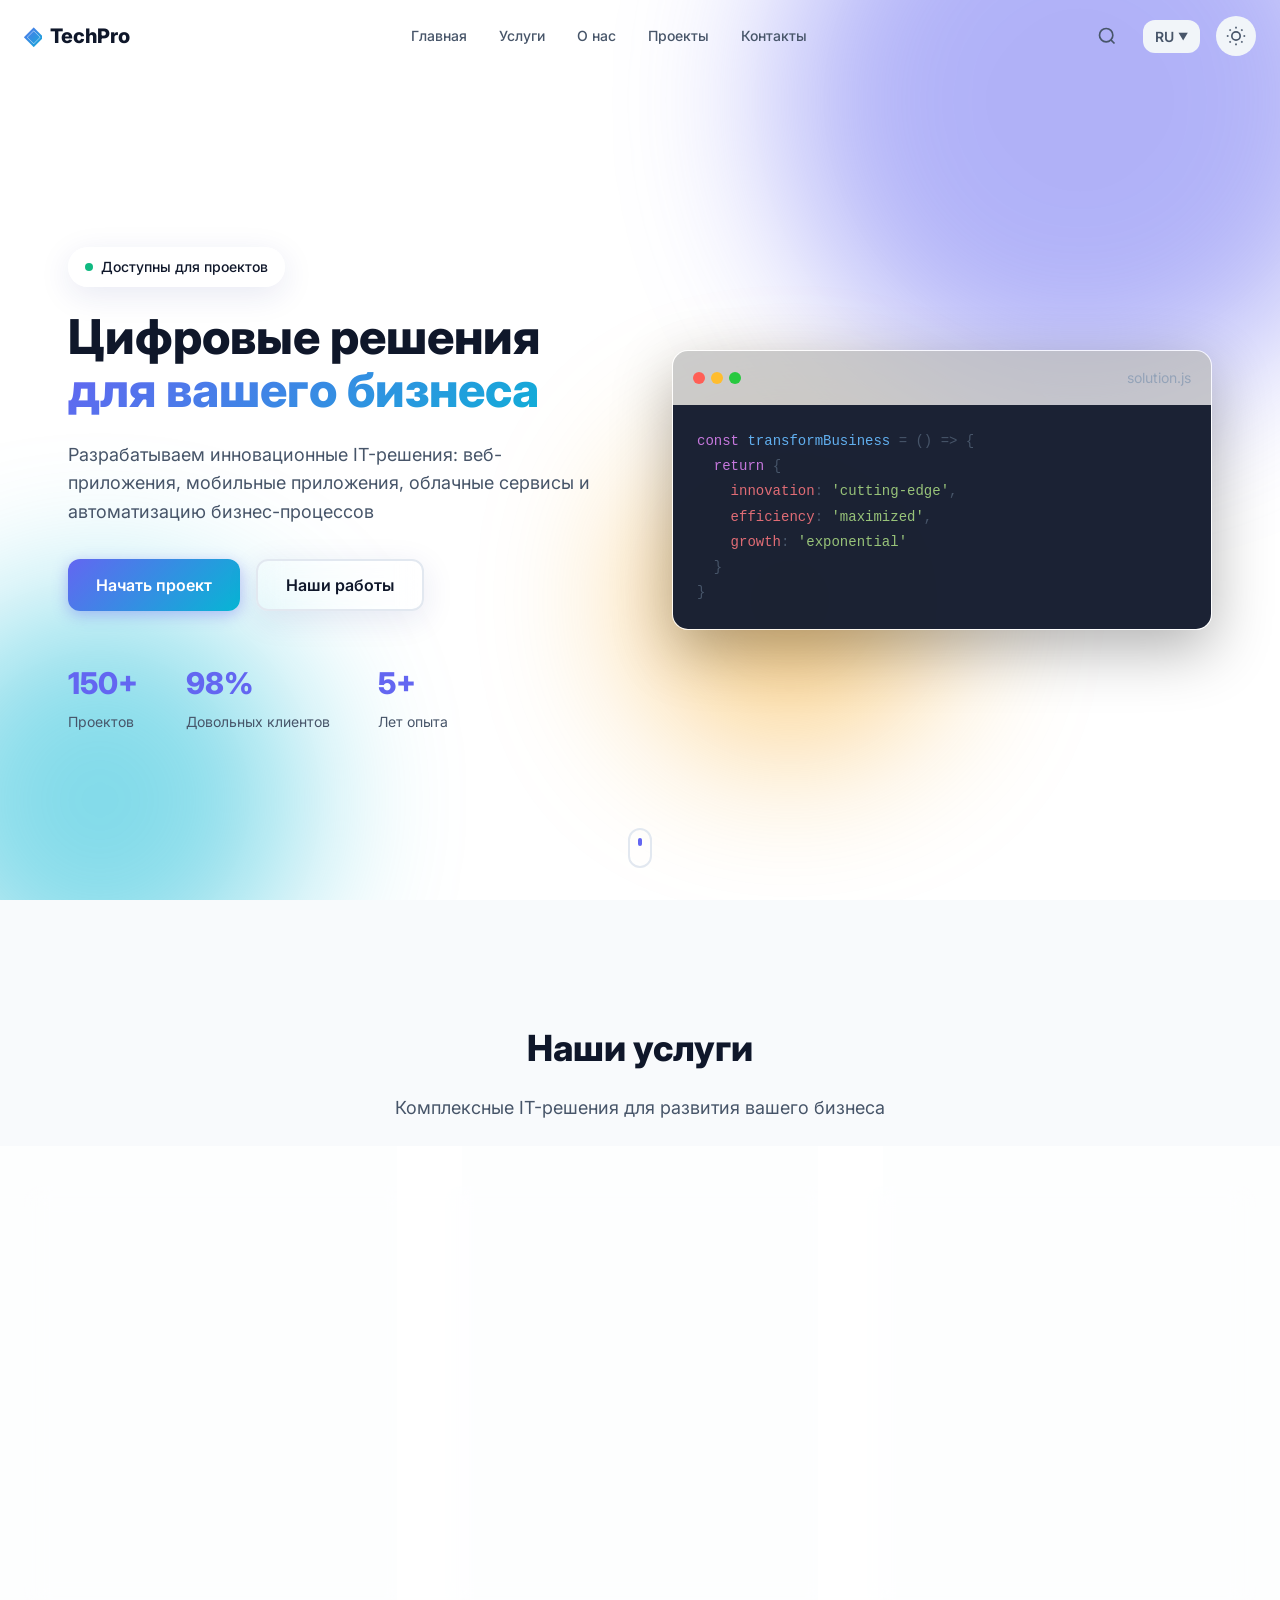
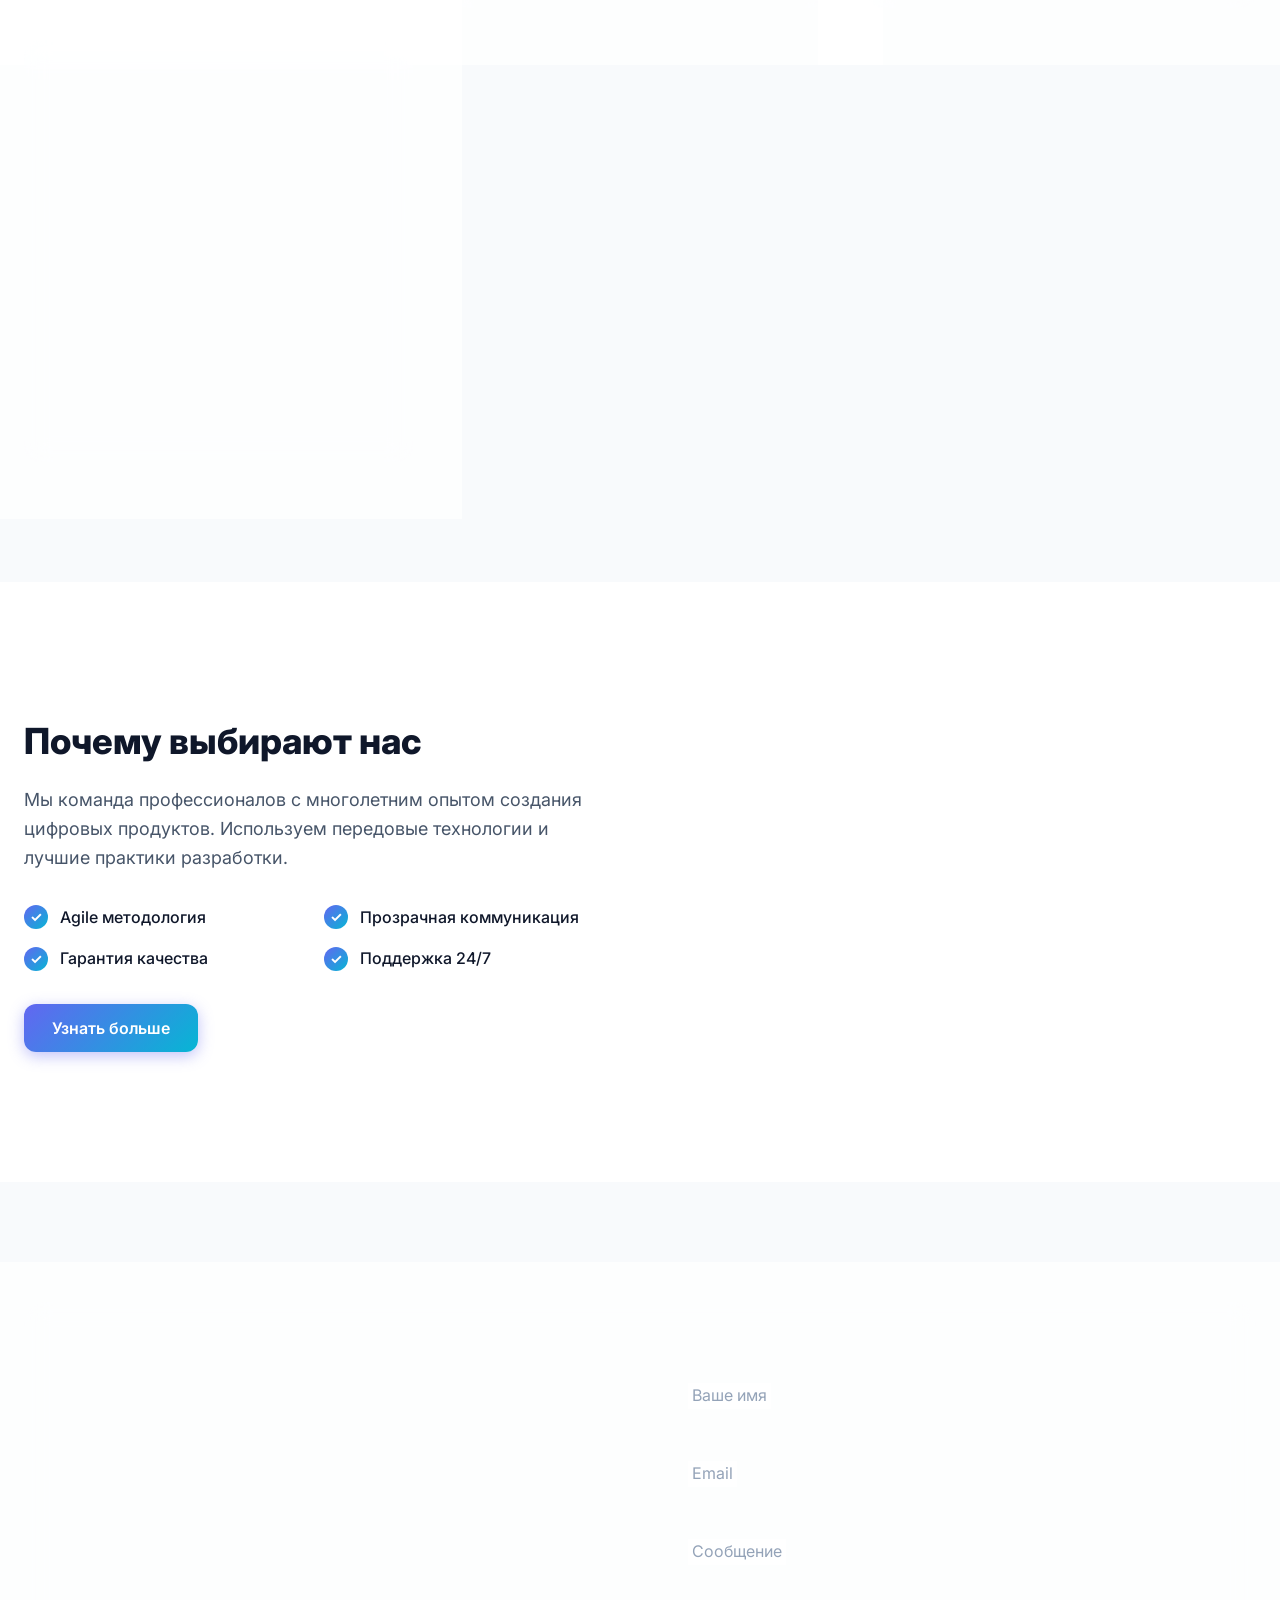
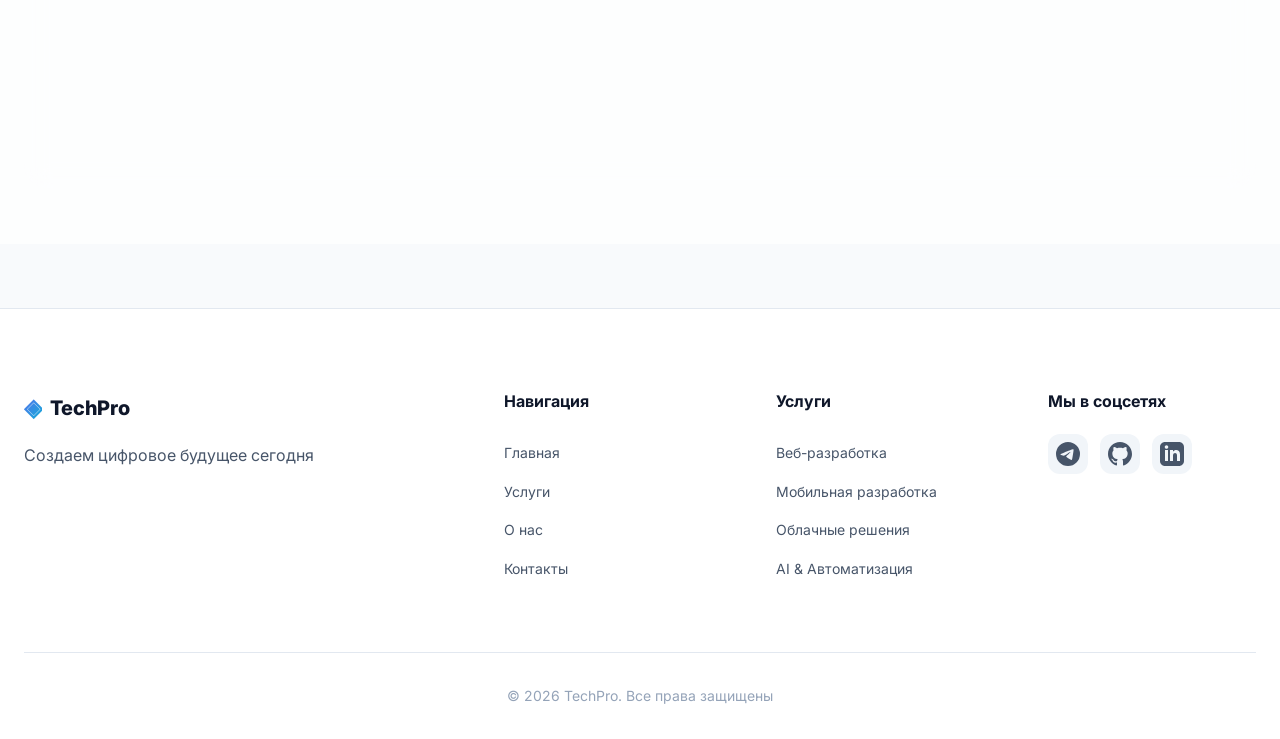
<file: it/index.html>
<!DOCTYPE html>
<html lang="ru">

<head>
    <meta charset="UTF-8">
    <meta name="viewport" content="width=device-width, initial-scale=1.0">
    <title>TechPro - IT Solutions & Digital Services</title>
    <link rel="stylesheet" href="styles.css">
    <link rel="preconnect" href="https://fonts.googleapis.com">
    <link rel="preconnect" href="https://fonts.gstatic.com" crossorigin>
    <link href="https://fonts.googleapis.com/css2?family=Inter:wght@300;400;500;600;700;800&display=swap"
        rel="stylesheet">
</head>

<body>
    <!-- Header -->
    <header class="header" id="header">
        <div class="header__container">
            <div class="header__logo">
                <span class="logo__icon">◈</span>
                <span class="logo__text">TechPro</span>
            </div>

            <nav class="header__nav" id="nav">
                <a href="#home" class="nav__link" data-i18n="nav_home">Главная</a>
                <a href="#services" class="nav__link" data-i18n="nav_services">Услуги</a>
                <a href="#about" class="nav__link" data-i18n="nav_about">О нас</a>
                <a href="#projects" class="nav__link" data-i18n="nav_projects">Проекты</a>
                <a href="#contact" class="nav__link" data-i18n="nav_contact">Контакты</a>
            </nav>

            <div class="header__actions">
                <div class="search-box" id="searchBox">
                    <input type="text" class="search__input" placeholder="Поиск..." id="searchInput">
                    <button class="search__btn" id="searchBtn">
                        <svg width="20" height="20" viewBox="0 0 24 24" fill="none" stroke="currentColor"
                            stroke-width="2">
                            <circle cx="11" cy="11" r="8"></circle>
                            <path d="m21 21-4.35-4.35"></path>
                        </svg>
                    </button>
                </div>

                <button class="lang-switch" id="langSwitch">
                    <span class="lang__current">RU</span>
                    <span class="lang__arrow">▼</span>
                </button>

                <button class="theme-toggle" id="themeToggle">
                    <svg class="icon--sun" width="20" height="20" viewBox="0 0 24 24" fill="none" stroke="currentColor"
                        stroke-width="2">
                        <circle cx="12" cy="12" r="5"></circle>
                        <line x1="12" y1="1" x2="12" y2="3"></line>
                        <line x1="12" y1="21" x2="12" y2="23"></line>
                        <line x1="4.22" y1="4.22" x2="5.64" y2="5.64"></line>
                        <line x1="18.36" y1="18.36" x2="19.78" y2="19.78"></line>
                        <line x1="1" y1="12" x2="3" y2="12"></line>
                        <line x1="21" y1="12" x2="23" y2="12"></line>
                        <line x1="4.22" y1="19.78" x2="5.64" y2="18.36"></line>
                        <line x1="18.36" y1="5.64" x2="19.78" y2="4.22"></line>
                    </svg>
                    <svg class="icon--moon" width="20" height="20" viewBox="0 0 24 24" fill="none" stroke="currentColor"
                        stroke-width="2">
                        <path d="M21 12.79A9 9 0 1 1 11.21 3 7 7 0 0 0 21 12.79z"></path>
                    </svg>
                </button>

                <button class="mobile-menu-btn" id="mobileMenuBtn">
                    <span></span>
                    <span></span>
                    <span></span>
                </button>
            </div>
        </div>
    </header>

    <!-- Hero Section -->
    <section class="hero" id="home">
        <div class="hero__bg">
            <div class="hero__gradient hero__gradient--1"></div>
            <div class="hero__gradient hero__gradient--2"></div>
            <div class="hero__gradient hero__gradient--3"></div>
        </div>

        <div class="hero__container">
            <div class="hero__content">
                <div class="hero__badge glass">
                    <span class="badge__dot"></span>
                    <span data-i18n="hero_badge">Доступны для проектов</span>
                </div>

                <h1 class="hero__title">
                    <span data-i18n="hero_title_1">Цифровые решения</span>
                    <span class="title__highlight" data-i18n="hero_title_2">для вашего бизнеса</span>
                </h1>

                <p class="hero__subtitle" data-i18n="hero_subtitle">
                    Разрабатываем инновационные IT-решения: веб-приложения, мобильные приложения, облачные сервисы и
                    автоматизацию бизнес-процессов
                </p>

                <div class="hero__actions">
                    <button class="btn btn--primary" data-i18n="hero_cta_primary">
                        Начать проект
                        <svg width="20" height="20" viewBox="0 0 24 24" fill="none" stroke="currentColor"
                            stroke-width="2">
                            <line x1="5" y1="12" x2="19" y2="12"></line>
                            <polyline points="12 5 19 12 12 19"></polyline>
                        </svg>
                    </button>
                    <button class="btn btn--secondary glass" data-i18n="hero_cta_secondary">
                        Наши работы
                    </button>
                </div>

                <div class="hero__stats">
                    <div class="stat">
                        <div class="stat__value">150+</div>
                        <div class="stat__label" data-i18n="stat_projects">Проектов</div>
                    </div>
                    <div class="stat">
                        <div class="stat__value">98%</div>
                        <div class="stat__label" data-i18n="stat_satisfaction">Довольных клиентов</div>
                    </div>
                    <div class="stat">
                        <div class="stat__value">5+</div>
                        <div class="stat__label" data-i18n="stat_years">Лет опыта</div>
                    </div>
                </div>
            </div>

            <div class="hero__visual">
                <div class="code-window glass">
                    <div class="code-window__header">
                        <div class="code-window__dots">
                            <span></span>
                            <span></span>
                            <span></span>
                        </div>
                        <div class="code-window__title">solution.js</div>
                    </div>
                    <div class="code-window__content">
                        <pre><code><span class="code--keyword">const</span> <span class="code--function">transformBusiness</span> = () => {
  <span class="code--keyword">return</span> {
    <span class="code--prop">innovation</span>: <span class="code--string">'cutting-edge'</span>,
    <span class="code--prop">efficiency</span>: <span class="code--string">'maximized'</span>,
    <span class="code--prop">growth</span>: <span class="code--string">'exponential'</span>
  }
}</code></pre>
                    </div>
                </div>
            </div>
        </div>

        <div class="hero__scroll">
            <div class="scroll__indicator"></div>
        </div>
    </section>

    <!-- Services Section -->
    <section class="services" id="services">
        <div class="container">
            <div class="section__header">
                <h2 class="section__title" data-i18n="services_title">Наши услуги</h2>
                <p class="section__subtitle" data-i18n="services_subtitle">
                    Комплексные IT-решения для развития вашего бизнеса
                </p>
            </div>

            <div class="services__grid">
                <div class="service-card glass">
                    <div class="service-card__icon">
                        <svg width="40" height="40" viewBox="0 0 24 24" fill="none" stroke="currentColor"
                            stroke-width="2">
                            <polyline points="16 18 22 12 16 6"></polyline>
                            <polyline points="8 6 2 12 8 18"></polyline>
                        </svg>
                    </div>
                    <h3 class="service-card__title" data-i18n="service_1_title">Веб-разработка</h3>
                    <p class="service-card__desc" data-i18n="service_1_desc">
                        Современные веб-приложения на React, Vue, Node.js с адаптивным дизайном
                    </p>
                    <ul class="service-card__list">
                        <li>Single Page Applications</li>
                        <li>E-commerce платформы</li>
                        <li>Корпоративные порталы</li>
                    </ul>
                    <button class="service-card__btn" data-i18n="service_more">Подробнее</button>
                </div>

                <div class="service-card glass">
                    <div class="service-card__icon">
                        <svg width="40" height="40" viewBox="0 0 24 24" fill="none" stroke="currentColor"
                            stroke-width="2">
                            <rect x="5" y="2" width="14" height="20" rx="2" ry="2"></rect>
                            <line x1="12" y1="18" x2="12.01" y2="18"></line>
                        </svg>
                    </div>
                    <h3 class="service-card__title" data-i18n="service_2_title">Мобильная разработка</h3>
                    <p class="service-card__desc" data-i18n="service_2_desc">
                        Нативные и кроссплатформенные приложения для iOS и Android
                    </p>
                    <ul class="service-card__list">
                        <li>iOS (Swift)</li>
                        <li>Android (Kotlin)</li>
                        <li>React Native / Flutter</li>
                    </ul>
                    <button class="service-card__btn" data-i18n="service_more">Подробнее</button>
                </div>

                <div class="service-card glass">
                    <div class="service-card__icon">
                        <svg width="40" height="40" viewBox="0 0 24 24" fill="none" stroke="currentColor"
                            stroke-width="2">
                            <path
                                d="M21 16V8a2 2 0 0 0-1-1.73l-7-4a2 2 0 0 0-2 0l-7 4A2 2 0 0 0 3 8v8a2 2 0 0 0 1 1.73l7 4a2 2 0 0 0 2 0l7-4A2 2 0 0 0 21 16z">
                            </path>
                            <polyline points="3.27 6.96 12 12.01 20.73 6.96"></polyline>
                            <line x1="12" y1="22.08" x2="12" y2="12"></line>
                        </svg>
                    </div>
                    <h3 class="service-card__title" data-i18n="service_3_title">Облачные решения</h3>
                    <p class="service-card__desc" data-i18n="service_3_desc">
                        Миграция и развертывание в AWS, Azure, Google Cloud
                    </p>
                    <ul class="service-card__list">
                        <li>DevOps & CI/CD</li>
                        <li>Микросервисы</li>
                        <li>Serverless архитектуры</li>
                    </ul>
                    <button class="service-card__btn" data-i18n="service_more">Подробнее</button>
                </div>

                <div class="service-card glass">
                    <div class="service-card__icon">
                        <svg width="40" height="40" viewBox="0 0 24 24" fill="none" stroke="currentColor"
                            stroke-width="2">
                            <path
                                d="M12 2v4M12 18v4M4.93 4.93l2.83 2.83M16.24 16.24l2.83 2.83M2 12h4M18 12h4M4.93 19.07l2.83-2.83M16.24 7.76l2.83-2.83">
                            </path>
                        </svg>
                    </div>
                    <h3 class="service-card__title" data-i18n="service_4_title">AI & Автоматизация</h3>
                    <p class="service-card__desc" data-i18n="service_4_desc">
                        Интеграция искусственного интеллекта и автоматизация процессов
                    </p>
                    <ul class="service-card__list">
                        <li>Machine Learning</li>
                        <li>Chatbots & NLP</li>
                        <li>Workflow automation</li>
                    </ul>
                    <button class="service-card__btn" data-i18n="service_more">Подробнее</button>
                </div>
            </div>
        </div>
    </section>

    <!-- About Section -->
    <section class="about" id="about">
        <div class="container">
            <div class="about__grid">
                <div class="about__content">
                    <h2 class="section__title" data-i18n="about_title">Почему выбирают нас</h2>
                    <p class="about__text" data-i18n="about_text">
                        Мы команда профессионалов с многолетним опытом создания цифровых продуктов.
                        Используем передовые технологии и лучшие практики разработки.
                    </p>

                    <div class="about__features">
                        <div class="feature">
                            <div class="feature__icon">✓</div>
                            <div class="feature__text" data-i18n="feature_1">Agile методология</div>
                        </div>
                        <div class="feature">
                            <div class="feature__icon">✓</div>
                            <div class="feature__text" data-i18n="feature_2">Прозрачная коммуникация</div>
                        </div>
                        <div class="feature">
                            <div class="feature__icon">✓</div>
                            <div class="feature__text" data-i18n="feature_3">Гарантия качества</div>
                        </div>
                        <div class="feature">
                            <div class="feature__icon">✓</div>
                            <div class="feature__text" data-i18n="feature_4">Поддержка 24/7</div>
                        </div>
                    </div>

                    <button class="btn btn--primary" data-i18n="about_cta">Узнать больше</button>
                </div>

                <div class="about__visual">
                    <div class="about__image glass">
                        <div class="about__placeholder">
                            <svg width="120" height="120" viewBox="0 0 24 24" fill="none" stroke="currentColor"
                                stroke-width="1">
                                <path d="M17 21v-2a4 4 0 0 0-4-4H5a4 4 0 0 0-4 4v2"></path>
                                <circle cx="9" cy="7" r="4"></circle>
                                <path d="M23 21v-2a4 4 0 0 0-3-3.87"></path>
                                <path d="M16 3.13a4 4 0 0 1 0 7.75"></path>
                            </svg>
                            <span data-i18n="team_photo">Команда</span>
                        </div>
                    </div>
                </div>
            </div>
        </div>
    </section>

    <!-- Contact Section -->
    <section class="contact" id="contact">
        <div class="container">
            <div class="contact__wrapper glass">
                <div class="contact__info">
                    <h2 class="section__title" data-i18n="contact_title">Давайте работать вместе</h2>
                    <p class="contact__text" data-i18n="contact_text">
                        Готовы обсудить ваш проект? Свяжитесь с нами любым удобным способом
                    </p>

                    <div class="contact__details">
                        <div class="contact__item">
                            <svg width="24" height="24" viewBox="0 0 24 24" fill="none" stroke="currentColor"
                                stroke-width="2">
                                <path d="M4 4h16c1.1 0 2 .9 2 2v12c0 1.1-.9 2-2 2H4c-1.1 0-2-.9-2-2V6c0-1.1.9-2 2-2z">
                                </path>
                                <polyline points="22,6 12,13 2,6"></polyline>
                            </svg>
                            <span>hello@techpro.com</span>
                        </div>
                        <div class="contact__item">
                            <svg width="24" height="24" viewBox="0 0 24 24" fill="none" stroke="currentColor"
                                stroke-width="2">
                                <path
                                    d="M22 16.92v3a2 2 0 0 1-2.18 2 19.79 19.79 0 0 1-8.63-3.07 19.5 19.5 0 0 1-6-6 19.79 19.79 0 0 1-3.07-8.67A2 2 0 0 1 4.11 2h3a2 2 0 0 1 2 1.72 12.84 12.84 0 0 0 .7 2.81 2 2 0 0 1-.45 2.11L8.09 9.91a16 16 0 0 0 6 6l1.27-1.27a2 2 0 0 1 2.11-.45 12.84 12.84 0 0 0 2.81.7A2 2 0 0 1 22 16.92z">
                                </path>
                            </svg>
                            <span>+998 (90) 123-45-67</span>
                        </div>
                        <div class="contact__item">
                            <svg width="24" height="24" viewBox="0 0 24 24" fill="none" stroke="currentColor"
                                stroke-width="2">
                                <path d="M21 10c0 7-9 13-9 13s-9-6-9-13a9 9 0 0 1 18 0z"></path>
                                <circle cx="12" cy="10" r="3"></circle>
                            </svg>
                            <span>Tashkent, Uzbekistan</span>
                        </div>
                    </div>
                </div>

                <form class="contact__form" id="contactForm">
                    <div class="form__group">
                        <input type="text" class="form__input" placeholder=" " required>
                        <label class="form__label" data-i18n="form_name">Ваше имя</label>
                    </div>
                    <div class="form__group">
                        <input type="email" class="form__input" placeholder=" " required>
                        <label class="form__label" data-i18n="form_email">Email</label>
                    </div>
                    <div class="form__group">
                        <textarea class="form__input form__textarea" placeholder=" " rows="4" required></textarea>
                        <label class="form__label" data-i18n="form_message">Сообщение</label>
                    </div>
                    <button type="submit" class="btn btn--primary btn--full" data-i18n="form_submit">
                        Отправить сообщение
                    </button>
                </form>
            </div>
        </div>
    </section>

    <!-- Footer -->
    <footer class="footer">
        <div class="container">
            <div class="footer__grid">
                <div class="footer__brand">
                    <div class="footer__logo">
                        <span class="logo__icon">◈</span>
                        <span class="logo__text">TechPro</span>
                    </div>
                    <p class="footer__desc" data-i18n="footer_desc">
                        Создаем цифровое будущее сегодня
                    </p>
                </div>

                <div class="footer__links">
                    <h4 data-i18n="footer_nav">Навигация</h4>
                    <a href="#home" data-i18n="nav_home">Главная</a>
                    <a href="#services" data-i18n="nav_services">Услуги</a>
                    <a href="#about" data-i18n="nav_about">О нас</a>
                    <a href="#contact" data-i18n="nav_contact">Контакты</a>
                </div>

                <div class="footer__links">
                    <h4 data-i18n="footer_services">Услуги</h4>
                    <a href="#" data-i18n="service_1_title">Веб-разработка</a>
                    <a href="#" data-i18n="service_2_title">Мобильная разработка</a>
                    <a href="#" data-i18n="service_3_title">Облачные решения</a>
                    <a href="#" data-i18n="service_4_title">AI & Автоматизация</a>
                </div>

                <div class="footer__social">
                    <h4 data-i18n="footer_social">Мы в соцсетях</h4>
                    <div class="social__links">
                        <a href="#" class="social__link" aria-label="Telegram">
                            <svg width="24" height="24" viewBox="0 0 24 24" fill="currentColor">
                                <path
                                    d="M11.944 0A12 12 0 0 0 0 12a12 12 0 0 0 12 12 12 12 0 0 0 12-12A12 12 0 0 0 12 0a12 12 0 0 0-.056 0zm4.962 7.224c.1-.002.321.023.465.14a.506.506 0 0 1 .171.325c.016.093.036.306.02.472-.18 1.898-.962 6.502-1.36 8.627-.168.9-.499 1.201-.82 1.23-.696.065-1.225-.46-1.9-.902-1.056-.693-1.653-1.124-2.678-1.8-1.185-.78-.417-1.21.258-1.91.177-.184 3.247-2.977 3.307-3.23.007-.032.014-.15-.056-.212s-.174-.041-.249-.024c-.106.024-1.793 1.14-5.061 3.345-.48.33-.913.49-1.302.48-.428-.008-1.252-.241-1.865-.44-.752-.245-1.349-.374-1.297-.789.027-.216.325-.437.893-.663 3.498-1.524 5.83-2.529 6.998-3.014 3.332-1.386 4.025-1.627 4.476-1.635z" />
                            </svg>
                        </a>
                        <a href="#" class="social__link" aria-label="GitHub">
                            <svg width="24" height="24" viewBox="0 0 24 24" fill="currentColor">
                                <path
                                    d="M12 0c-6.626 0-12 5.373-12 12 0 5.302 3.438 9.8 8.207 11.387.599.111.793-.261.793-.577v-2.234c-3.338.726-4.033-1.416-4.033-1.416-.546-1.387-1.333-1.756-1.333-1.756-1.089-.745.083-.729.083-.729 1.205.084 1.839 1.237 1.839 1.237 1.07 1.834 2.807 1.304 3.492.997.107-.775.418-1.305.762-1.604-2.665-.305-5.467-1.334-5.467-5.931 0-1.311.469-2.381 1.236-3.221-.124-.303-.535-1.524.117-3.176 0 0 1.008-.322 3.301 1.23.957-.266 1.983-.399 3.003-.404 1.02.005 2.047.138 3.006.404 2.291-1.552 3.297-1.23 3.297-1.23.653 1.653.242 2.874.118 3.176.77.84 1.235 1.911 1.235 3.221 0 4.609-2.807 5.624-5.479 5.921.43.372.823 1.102.823 2.222v3.293c0 .319.192.694.801.576 4.765-1.589 8.199-6.086 8.199-11.386 0-6.627-5.373-12-12-12z" />
                            </svg>
                        </a>
                        <a href="#" class="social__link" aria-label="LinkedIn">
                            <svg width="24" height="24" viewBox="0 0 24 24" fill="currentColor">
                                <path
                                    d="M19 0h-14c-2.761 0-5 2.239-5 5v14c0 2.761 2.239 5 5 5h14c2.762 0 5-2.239 5-5v-14c0-2.761-2.238-5-5-5zm-11 19h-3v-11h3v11zm-1.5-12.268c-.966 0-1.75-.79-1.75-1.764s.784-1.764 1.75-1.764 1.75.79 1.75 1.764-.783 1.764-1.75 1.764zm13.5 12.268h-3v-5.604c0-3.368-4-3.113-4 0v5.604h-3v-11h3v1.765c1.396-2.586 7-2.777 7 2.476v6.759z" />
                            </svg>
                        </a>
                    </div>
                </div>
            </div>

            <div class="footer__bottom">
                <p>&copy; 2026 TechPro. <span data-i18n="footer_rights">Все права защищены</span></p>
            </div>
        </div>
    </footer>

    <script src="script.js"></script>
</body>

</html>
</file>
<file: it/styles.css>
/* ============================================
   CSS Variables & Reset
   ============================================ */
:root {
    /* Colors - Light Theme */
    --color-bg-primary: #ffffff;
    --color-bg-secondary: #f8fafc;
    --color-bg-tertiary: #f1f5f9;
    --color-text-primary: #0f172a;
    --color-text-secondary: #475569;
    --color-text-tertiary: #94a3b8;
    --color-border: #e2e8f0;

    /* Accent Colors */
    --color-primary: #6366f1;
    --color-primary-light: #818cf8;
    --color-primary-dark: #4f46e5;
    --color-secondary: #06b6d4;
    --color-accent: #f59e0b;

    /* Gradients */
    --gradient-primary: linear-gradient(135deg, #6366f1 0%, #06b6d4 100%);
    --gradient-secondary: linear-gradient(135deg, #f59e0b 0%, #ef4444 100%);

    /* Glassmorphism */
    --glass-bg: rgba(255, 255, 255, 0.7);
    --glass-border: rgba(255, 255, 255, 0.3);
    --glass-shadow: 0 8px 32px 0 rgba(31, 38, 135, 0.1);
    --glass-blur: blur(12px);

    /* Spacing */
    --section-padding: 120px;
    --container-max-width: 1280px;

    /* Typography */
    --font-family: 'Inter', -apple-system, BlinkMacSystemFont, 'Segoe UI', sans-serif;
    --font-size-xs: 0.75rem;
    --font-size-sm: 0.875rem;
    --font-size-base: 1rem;
    --font-size-lg: 1.125rem;
    --font-size-xl: 1.25rem;
    --font-size-2xl: 1.5rem;
    --font-size-3xl: 1.875rem;
    --font-size-4xl: 2.25rem;
    --font-size-5xl: 3rem;

    /* Transitions */
    --transition-fast: 150ms ease;
    --transition-base: 300ms ease;
    --transition-slow: 500ms ease;

    /* Border Radius */
    --radius-sm: 8px;
    --radius-md: 12px;
    --radius-lg: 16px;
    --radius-xl: 24px;
    --radius-full: 9999px;
}

/* Dark Theme */
[data-theme="dark"] {
    --color-bg-primary: #0f172a;
    --color-bg-secondary: #1e293b;
    --color-bg-tertiary: #334155;
    --color-text-primary: #f8fafc;
    --color-text-secondary: #cbd5e1;
    --color-text-tertiary: #94a3b8;
    --color-border: #334155;

    --glass-bg: rgba(15, 23, 42, 0.7);
    --glass-border: rgba(255, 255, 255, 0.1);
    --glass-shadow: 0 8px 32px 0 rgba(0, 0, 0, 0.3);
}

/* Reset */
*,
*::before,
*::after {
    margin: 0;
    padding: 0;
    box-sizing: border-box;
}

html {
    scroll-behavior: smooth;
    scroll-padding-top: 80px;
}

body {
    font-family: var(--font-family);
    font-size: var(--font-size-base);
    line-height: 1.6;
    color: var(--color-text-primary);
    background-color: var(--color-bg-primary);
    transition: background-color var(--transition-base), color var(--transition-base);
    overflow-x: hidden;
}

img {
    max-width: 100%;
    height: auto;
    display: block;
}

a {
    text-decoration: none;
    color: inherit;
    transition: color var(--transition-fast);
}

button {
    font-family: inherit;
    cursor: pointer;
    border: none;
    background: none;
}

ul {
    list-style: none;
}

/* ============================================
   Utility Classes
   ============================================ */
.container {
    max-width: var(--container-max-width);
    margin: 0 auto;
    padding: 0 24px;
}

.glass {
    background: var(--glass-bg);
    backdrop-filter: var(--glass-blur);
    -webkit-backdrop-filter: var(--glass-blur);
    border: 1px solid var(--glass-border);
    box-shadow: var(--glass-shadow);
}

/* ============================================
   Buttons
   ============================================ */
.btn {
    display: inline-flex;
    align-items: center;
    gap: 8px;
    padding: 14px 28px;
    font-size: var(--font-size-base);
    font-weight: 600;
    border-radius: var(--radius-md);
    transition: all var(--transition-base);
    cursor: pointer;
    border: none;
}

.btn--primary {
    background: var(--gradient-primary);
    color: white;
    box-shadow: 0 4px 15px rgba(99, 102, 241, 0.4);
}

.btn--primary:hover {
    transform: translateY(-2px);
    box-shadow: 0 6px 20px rgba(99, 102, 241, 0.5);
}

.btn--secondary {
    background: transparent;
    color: var(--color-text-primary);
    border: 2px solid var(--color-border);
}

.btn--secondary:hover {
    border-color: var(--color-primary);
    color: var(--color-primary);
}

.btn--full {
    width: 100%;
    justify-content: center;
}

/* ============================================
   Header
   ============================================ */
.header {
    position: fixed;
    top: 0;
    left: 0;
    right: 0;
    z-index: 1000;
    padding: 16px 0;
    transition: all var(--transition-base);
}

.header--scrolled {
    background: var(--glass-bg);
    backdrop-filter: var(--glass-blur);
    -webkit-backdrop-filter: var(--glass-blur);
    border-bottom: 1px solid var(--glass-border);
    box-shadow: var(--glass-shadow);
}

.header__container {
    max-width: var(--container-max-width);
    margin: 0 auto;
    padding: 0 24px;
    display: flex;
    align-items: center;
    justify-content: space-between;
    gap: 32px;
}

.header__logo {
    display: flex;
    align-items: center;
    gap: 8px;
    font-size: var(--font-size-xl);
    font-weight: 800;
    color: var(--color-text-primary);
}

.logo__icon {
    font-size: var(--font-size-2xl);
    background: var(--gradient-primary);
    -webkit-background-clip: text;
    -webkit-text-fill-color: transparent;
    background-clip: text;
}

.header__nav {
    display: flex;
    align-items: center;
    gap: 32px;
}

.nav__link {
    font-size: var(--font-size-sm);
    font-weight: 500;
    color: var(--color-text-secondary);
    position: relative;
    transition: color var(--transition-fast);
}

.nav__link::after {
    content: '';
    position: absolute;
    bottom: -4px;
    left: 0;
    width: 0;
    height: 2px;
    background: var(--gradient-primary);
    transition: width var(--transition-base);
}

.nav__link:hover {
    color: var(--color-text-primary);
}

.nav__link:hover::after {
    width: 100%;
}

.header__actions {
    display: flex;
    align-items: center;
    gap: 16px;
}

/* Search Box */
.search-box {
    position: relative;
    display: flex;
    align-items: center;
}

.search__input {
    width: 0;
    padding: 8px 0;
    font-size: var(--font-size-sm);
    background: transparent;
    border: none;
    border-bottom: 2px solid var(--color-border);
    color: var(--color-text-primary);
    opacity: 0;
    transition: all var(--transition-base);
}

.search-box.active .search__input {
    width: 200px;
    padding: 8px 12px;
    opacity: 1;
}

.search__btn {
    width: 40px;
    height: 40px;
    display: flex;
    align-items: center;
    justify-content: center;
    border-radius: var(--radius-full);
    color: var(--color-text-secondary);
    transition: all var(--transition-fast);
}

.search__btn:hover {
    background: var(--color-bg-tertiary);
    color: var(--color-primary);
}

/* Language Switcher */
.lang-switch {
    display: flex;
    align-items: center;
    gap: 4px;
    padding: 8px 12px;
    font-size: var(--font-size-sm);
    font-weight: 600;
    color: var(--color-text-secondary);
    background: var(--color-bg-tertiary);
    border-radius: var(--radius-md);
    transition: all var(--transition-fast);
}

.lang-switch:hover {
    background: var(--color-border);
    color: var(--color-primary);
}

.lang__arrow {
    font-size: 10px;
    transition: transform var(--transition-fast);
}

.lang-switch:hover .lang__arrow {
    transform: rotate(180deg);
}

/* Theme Toggle */
.theme-toggle {
    width: 40px;
    height: 40px;
    display: flex;
    align-items: center;
    justify-content: center;
    border-radius: var(--radius-full);
    background: var(--color-bg-tertiary);
    color: var(--color-text-secondary);
    transition: all var(--transition-fast);
}

.theme-toggle:hover {
    background: var(--color-border);
    color: var(--color-primary);
}

.icon--moon {
    display: none;
}

[data-theme="dark"] .icon--sun {
    display: none;
}

[data-theme="dark"] .icon--moon {
    display: block;
}

/* Mobile Menu Button */
.mobile-menu-btn {
    display: none;
    flex-direction: column;
    gap: 5px;
    padding: 8px;
}

.mobile-menu-btn span {
    width: 24px;
    height: 2px;
    background: var(--color-text-primary);
    transition: all var(--transition-fast);
}

/* ============================================
   Hero Section
   ============================================ */
.hero {
    position: relative;
    min-height: 100vh;
    display: flex;
    align-items: center;
    padding: calc(80px + var(--section-padding)) 0 var(--section-padding);
    overflow: hidden;
}

.hero__bg {
    position: absolute;
    inset: 0;
    z-index: -1;
    overflow: hidden;
}

.hero__gradient {
    position: absolute;
    border-radius: 50%;
    filter: blur(80px);
    opacity: 0.5;
    animation: float 20s ease-in-out infinite;
}

.hero__gradient--1 {
    width: 600px;
    height: 600px;
    background: var(--color-primary);
    top: -200px;
    right: -100px;
    animation-delay: 0s;
}

.hero__gradient--2 {
    width: 400px;
    height: 400px;
    background: var(--color-secondary);
    bottom: -100px;
    left: -100px;
    animation-delay: 5s;
}

.hero__gradient--3 {
    width: 300px;
    height: 300px;
    background: var(--color-accent);
    top: 50%;
    left: 50%;
    animation-delay: 10s;
}

@keyframes float {

    0%,
    100% {
        transform: translate(0, 0) scale(1);
    }

    33% {
        transform: translate(30px, -50px) scale(1.1);
    }

    66% {
        transform: translate(-20px, 20px) scale(0.9);
    }
}

.hero__container {
    max-width: var(--container-max-width);
    margin: 0 auto;
    padding: 0 24px;
    display: grid;
    grid-template-columns: 1fr 1fr;
    gap: 64px;
    align-items: center;
}

.hero__content {
    animation: fadeInUp 1s ease;
}

@keyframes fadeInUp {
    from {
        opacity: 0;
        transform: translateY(30px);
    }

    to {
        opacity: 1;
        transform: translateY(0);
    }
}

.hero__badge {
    display: inline-flex;
    align-items: center;
    gap: 8px;
    padding: 8px 16px;
    font-size: var(--font-size-sm);
    font-weight: 500;
    border-radius: var(--radius-full);
    margin-bottom: 24px;
}

.badge__dot {
    width: 8px;
    height: 8px;
    background: #10b981;
    border-radius: 50%;
    animation: pulse 2s ease-in-out infinite;
}

@keyframes pulse {

    0%,
    100% {
        opacity: 1;
        transform: scale(1);
    }

    50% {
        opacity: 0.5;
        transform: scale(1.2);
    }
}

.hero__title {
    font-size: var(--font-size-5xl);
    font-weight: 800;
    line-height: 1.1;
    margin-bottom: 24px;
}

.title__highlight {
    display: block;
    background: var(--gradient-primary);
    -webkit-background-clip: text;
    -webkit-text-fill-color: transparent;
    background-clip: text;
}

.hero__subtitle {
    font-size: var(--font-size-lg);
    color: var(--color-text-secondary);
    margin-bottom: 32px;
    max-width: 540px;
}

.hero__actions {
    display: flex;
    gap: 16px;
    margin-bottom: 48px;
}

.hero__stats {
    display: flex;
    gap: 48px;
}

.stat {
    display: flex;
    flex-direction: column;
    gap: 4px;
}

.stat__value {
    font-size: var(--font-size-3xl);
    font-weight: 800;
    color: var(--color-primary);
}

.stat__label {
    font-size: var(--font-size-sm);
    color: var(--color-text-secondary);
}

/* Code Window */
.hero__visual {
    animation: fadeInUp 1s ease 0.3s both;
}

.code-window {
    border-radius: var(--radius-lg);
    overflow: hidden;
    box-shadow: 0 20px 60px rgba(0, 0, 0, 0.3);
}

.code-window__header {
    display: flex;
    align-items: center;
    gap: 12px;
    padding: 16px 20px;
    background: rgba(0, 0, 0, 0.2);
}

.code-window__dots {
    display: flex;
    gap: 6px;
}

.code-window__dots span {
    width: 12px;
    height: 12px;
    border-radius: 50%;
}

.code-window__dots span:nth-child(1) {
    background: #ff5f56;
}

.code-window__dots span:nth-child(2) {
    background: #ffbd2e;
}

.code-window__dots span:nth-child(3) {
    background: #27c93f;
}

.code-window__title {
    font-size: var(--font-size-sm);
    color: var(--color-text-tertiary);
    margin-left: auto;
}

.code-window__content {
    padding: 24px;
    background: rgba(15, 23, 42, 0.95);
    overflow-x: auto;
}

.code-window__content pre {
    font-family: 'Fira Code', 'Monaco', 'Consolas', monospace;
    font-size: var(--font-size-sm);
    line-height: 1.8;
    color: var(--color-text-secondary);
}

.code--keyword {
    color: #c678dd;
}

.code--function {
    color: #61afef;
}

.code--prop {
    color: #e06c75;
}

.code--string {
    color: #98c379;
}

/* Scroll Indicator */
.hero__scroll {
    position: absolute;
    bottom: 32px;
    left: 50%;
    transform: translateX(-50%);
}

.scroll__indicator {
    width: 24px;
    height: 40px;
    border: 2px solid var(--color-border);
    border-radius: var(--radius-full);
    position: relative;
}

.scroll__indicator::before {
    content: '';
    position: absolute;
    top: 8px;
    left: 50%;
    transform: translateX(-50%);
    width: 4px;
    height: 8px;
    background: var(--color-primary);
    border-radius: 2px;
    animation: scroll 2s ease-in-out infinite;
}

@keyframes scroll {

    0%,
    100% {
        opacity: 1;
        transform: translateX(-50%) translateY(0);
    }

    50% {
        opacity: 0.5;
        transform: translateX(-50%) translateY(10px);
    }
}

/* ============================================
   Sections
   ============================================ */
.section__header {
    text-align: center;
    margin-bottom: 64px;
}

.section__title {
    font-size: var(--font-size-4xl);
    font-weight: 800;
    margin-bottom: 16px;
}

.section__subtitle {
    font-size: var(--font-size-lg);
    color: var(--color-text-secondary);
    max-width: 600px;
    margin: 0 auto;
}

/* ============================================
   Services Section
   ============================================ */
.services {
    padding: var(--section-padding) 0;
    background: var(--color-bg-secondary);
}

.services__grid {
    display: grid;
    grid-template-columns: repeat(auto-fit, minmax(300px, 1fr));
    gap: 32px;
}

.service-card {
    padding: 32px;
    border-radius: var(--radius-lg);
    transition: all var(--transition-base);
}

.service-card:hover {
    transform: translateY(-8px);
    box-shadow: 0 20px 60px rgba(0, 0, 0, 0.15);
}

.service-card__icon {
    width: 64px;
    height: 64px;
    display: flex;
    align-items: center;
    justify-content: center;
    background: var(--gradient-primary);
    border-radius: var(--radius-md);
    color: white;
    margin-bottom: 24px;
}

.service-card__title {
    font-size: var(--font-size-xl);
    font-weight: 700;
    margin-bottom: 12px;
}

.service-card__desc {
    font-size: var(--font-size-base);
    color: var(--color-text-secondary);
    margin-bottom: 20px;
}

.service-card__list {
    margin-bottom: 24px;
}

.service-card__list li {
    font-size: var(--font-size-sm);
    color: var(--color-text-tertiary);
    padding: 6px 0;
    padding-left: 20px;
    position: relative;
}

.service-card__list li::before {
    content: '→';
    position: absolute;
    left: 0;
    color: var(--color-primary);
}

.service-card__btn {
    font-size: var(--font-size-sm);
    font-weight: 600;
    color: var(--color-primary);
    transition: color var(--transition-fast);
}

.service-card__btn:hover {
    color: var(--color-primary-dark);
}

/* ============================================
   About Section
   ============================================ */
.about {
    padding: var(--section-padding) 0;
}

.about__grid {
    display: grid;
    grid-template-columns: 1fr 1fr;
    gap: 64px;
    align-items: center;
}

.about__text {
    font-size: var(--font-size-lg);
    color: var(--color-text-secondary);
    margin-bottom: 32px;
}

.about__features {
    display: grid;
    grid-template-columns: 1fr 1fr;
    gap: 16px;
    margin-bottom: 32px;
}

.feature {
    display: flex;
    align-items: center;
    gap: 12px;
}

.feature__icon {
    width: 24px;
    height: 24px;
    display: flex;
    align-items: center;
    justify-content: center;
    background: var(--gradient-primary);
    color: white;
    border-radius: var(--radius-full);
    font-size: var(--font-size-sm);
    font-weight: 700;
}

.feature__text {
    font-size: var(--font-size-base);
    font-weight: 500;
}

.about__visual {
    display: flex;
    justify-content: center;
}

.about__image {
    width: 100%;
    max-width: 480px;
    aspect-ratio: 4/3;
    border-radius: var(--radius-lg);
    overflow: hidden;
}

.about__placeholder {
    width: 100%;
    height: 100%;
    display: flex;
    flex-direction: column;
    align-items: center;
    justify-content: center;
    gap: 16px;
    color: var(--color-text-tertiary);
}

.about__placeholder svg {
    opacity: 0.5;
}

/* ============================================
   Contact Section
   ============================================ */
.contact {
    padding: var(--section-padding) 0;
    background: var(--color-bg-secondary);
}

.contact__wrapper {
    display: grid;
    grid-template-columns: 1fr 1fr;
    gap: 64px;
    padding: 64px;
    border-radius: var(--radius-xl);
}

.contact__text {
    font-size: var(--font-size-lg);
    color: var(--color-text-secondary);
    margin-bottom: 32px;
}

.contact__details {
    display: flex;
    flex-direction: column;
    gap: 20px;
}

.contact__item {
    display: flex;
    align-items: center;
    gap: 16px;
    font-size: var(--font-size-base);
    color: var(--color-text-secondary);
}

.contact__item svg {
    color: var(--color-primary);
}

/* Form */
.contact__form {
    display: flex;
    flex-direction: column;
    gap: 24px;
}

.form__group {
    position: relative;
}

.form__input {
    width: 100%;
    padding: 16px;
    font-size: var(--font-size-base);
    background: var(--color-bg-primary);
    border: 2px solid var(--color-border);
    border-radius: var(--radius-md);
    color: var(--color-text-primary);
    transition: all var(--transition-fast);
}

.form__input:focus {
    outline: none;
    border-color: var(--color-primary);
}

.form__textarea {
    resize: vertical;
    min-height: 120px;
}

.form__label {
    position: absolute;
    left: 16px;
    top: 16px;
    font-size: var(--font-size-base);
    color: var(--color-text-tertiary);
    pointer-events: none;
    transition: all var(--transition-fast);
    background: var(--color-bg-primary);
    padding: 0 4px;
}

.form__input:focus+.form__label,
.form__input:not(:placeholder-shown)+.form__label {
    top: -10px;
    font-size: var(--font-size-xs);
    color: var(--color-primary);
}

/* ============================================
   Footer
   ============================================ */
.footer {
    padding: 80px 0 32px;
    background: var(--color-bg-primary);
    border-top: 1px solid var(--color-border);
}

.footer__grid {
    display: grid;
    grid-template-columns: 2fr 1fr 1fr 1fr;
    gap: 64px;
    margin-bottom: 64px;
}

.footer__logo {
    display: flex;
    align-items: center;
    gap: 8px;
    font-size: var(--font-size-xl);
    font-weight: 800;
    margin-bottom: 16px;
}

.footer__desc {
    font-size: var(--font-size-base);
    color: var(--color-text-secondary);
}

.footer__links h4 {
    font-size: var(--font-size-base);
    font-weight: 700;
    margin-bottom: 20px;
}

.footer__links a {
    display: block;
    font-size: var(--font-size-sm);
    color: var(--color-text-secondary);
    padding: 8px 0;
    transition: color var(--transition-fast);
}

.footer__links a:hover {
    color: var(--color-primary);
}

.footer__social h4 {
    font-size: var(--font-size-base);
    font-weight: 700;
    margin-bottom: 20px;
}

.social__links {
    display: flex;
    gap: 12px;
}

.social__link {
    width: 40px;
    height: 40px;
    display: flex;
    align-items: center;
    justify-content: center;
    background: var(--color-bg-tertiary);
    border-radius: var(--radius-md);
    color: var(--color-text-secondary);
    transition: all var(--transition-fast);
}

.social__link:hover {
    background: var(--color-primary);
    color: white;
    transform: translateY(-3px);
}

.footer__bottom {
    padding-top: 32px;
    border-top: 1px solid var(--color-border);
    text-align: center;
    font-size: var(--font-size-sm);
    color: var(--color-text-tertiary);
}

/* ============================================
   Responsive Design
   ============================================ */
@media (max-width: 1024px) {

    .hero__container,
    .about__grid {
        grid-template-columns: 1fr;
    }

    .hero__visual {
        order: -1;
    }

    .code-window {
        max-width: 600px;
        margin: 0 auto;
    }

    .contact__wrapper {
        grid-template-columns: 1fr;
    }

    .footer__grid {
        grid-template-columns: 1fr 1fr;
    }
}

@media (max-width: 768px) {
    :root {
        --section-padding: 80px;
    }

    .header__nav {
        position: fixed;
        top: 80px;
        left: 0;
        right: 0;
        bottom: 0;
        background: var(--glass-bg);
        backdrop-filter: var(--glass-blur);
        flex-direction: column;
        justify-content: center;
        gap: 32px;
        opacity: 0;
        visibility: hidden;
        transform: translateY(-20px);
        transition: all var(--transition-base);
    }

    .header__nav.active {
        opacity: 1;
        visibility: visible;
        transform: translateY(0);
    }

    .nav__link {
        font-size: var(--font-size-xl);
    }

    .mobile-menu-btn {
        display: flex;
    }

    .search-box {
        display: none;
    }

    .hero__title {
        font-size: var(--font-size-4xl);
    }

    .hero__actions {
        flex-direction: column;
    }

    .hero__stats {
        gap: 24px;
    }

    .services__grid {
        grid-template-columns: 1fr;
    }

    .about__features {
        grid-template-columns: 1fr;
    }

    .contact__wrapper {
        padding: 32px;
    }

    .footer__grid {
        grid-template-columns: 1fr;
        gap: 40px;
    }
}

@media (max-width: 480px) {
    .hero__title {
        font-size: var(--font-size-3xl);
    }

    .section__title {
        font-size: var(--font-size-3xl);
    }

    .stat__value {
        font-size: var(--font-size-2xl);
    }
}

/* ============================================
   Animations
   ============================================ */
.fade-in {
    opacity: 0;
    transform: translateY(30px);
    transition: opacity 0.6s ease, transform 0.6s ease;
}

.fade-in.visible {
    opacity: 1;
    transform: translateY(0);
}
</file>
